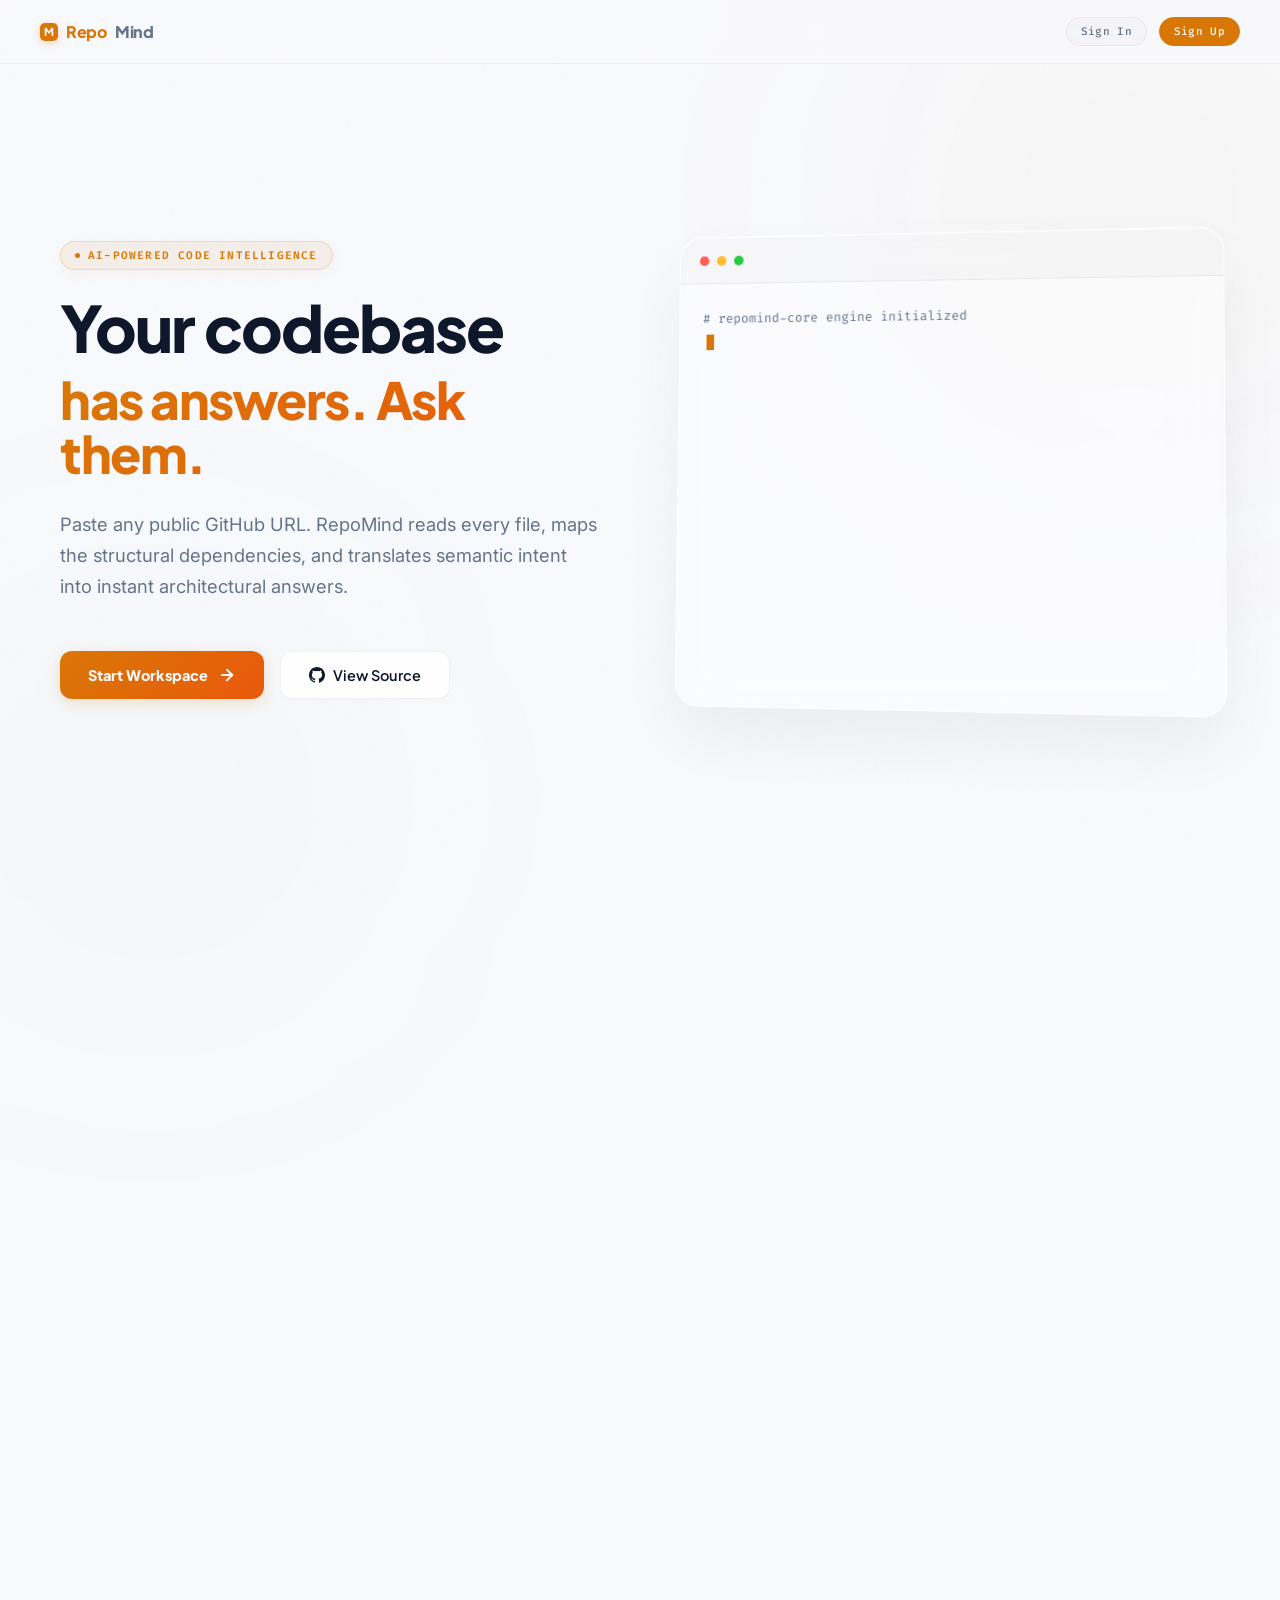
<file: frontend/index.html>
<!DOCTYPE html>
<html lang="en">
<head>
  <meta charset="UTF-8" />
  <meta name="viewport" content="width=device-width, initial-scale=1.0" />
  <title>RepoMind — Codebase AI Workspace</title>
  <link rel="preconnect" href="https://fonts.googleapis.com" />
  <link rel="preconnect" href="https://fonts.gstatic.com" crossorigin />
  <link href="https://fonts.googleapis.com/css2?family=Plus+Jakarta+Sans:wght@500;600;700;800&family=Inter:wght@400;500;600&family=Fira+Code:wght@400;500&display=swap" rel="stylesheet" />
  <link rel="stylesheet" href="./static_files/index.css">
</head>
<body>

<div class="blob blob-1"></div>
<div class="blob blob-2"></div>
<div class="blob blob-3"></div>

<header>
  <a href="index.html" class="logo">
    <div class="logo-icon">M</div>
    Repo<span>Mind</span>
  </a>
  <div class="nav-pills" id="authNav"></div>
</header>

<section class="hero">
  <div class="hero-content">
    <div class="eyebrow"><span class="eyebrow-dot"></span> AI-Powered Code Intelligence</div>
    <h1 class="headline">Your codebase</h1>
    <div class="headline-sub">has answers. Ask them.</div>
    <p class="tagline">Paste any public GitHub URL. RepoMind reads every file, maps the structural dependencies, and translates semantic intent into instant architectural answers.</p>

    <div class="hero-actions">
      <a href="analyze.html" class="btn-gradient">
        Start Workspace
        <svg width="18" height="18" viewBox="0 0 24 24" fill="none" stroke="currentColor" stroke-width="2.5" stroke-linecap="round" stroke-linejoin="round">
          <line x1="5" y1="12" x2="19" y2="12"></line>
          <polyline points="12 5 19 12 12 19"></polyline>
        </svg>
      </a>
      <a href="https://github.com/Gyan-Ranjan-01/RepoMind" target="_blank" class="btn-outline">
        <svg width="16" height="16" viewBox="0 0 24 24" fill="currentColor">
          <path d="M12 0C5.37 0 0 5.37 0 12c0 5.3 3.438 9.8 8.205 11.385.6.113.82-.258.82-.577 0-.285-.01-1.04-.015-2.04-3.338.724-4.042-1.61-4.042-1.61C4.422 18.07 3.633 17.7 3.633 17.7c-1.087-.744.084-.729.084-.729 1.205.084 1.838 1.236 1.838 1.236 1.07 1.835 2.809 1.305 3.495.998.108-.776.417-1.305.76-1.605-2.665-.3-5.466-1.332-5.466-5.93 0-1.31.465-2.38 1.235-3.22-.135-.303-.54-1.523.105-3.176 0 0 1.005-.322 3.3 1.23.96-.267 1.98-.399 3-.405 1.02.006 2.04.138 3 .405 2.28-1.552 3.285-1.23 3.285-1.23.645 1.653.24 2.873.12 3.176.765.84 1.23 1.91 1.23 3.22 0 4.61-2.805 5.625-5.475 5.92.42.36.81 1.096.81 2.22 0 1.606-.015 2.896-.015 3.286 0 .315.21.69.825.57C20.565 21.795 24 17.295 24 12c0-6.63-5.37-12-12-12"/>
        </svg>
        View Source
      </a>
    </div>
  </div>

  <div class="hero-visual">
    <div class="glass-terminal">
      <div class="term-header">
        <div class="term-dot" style="background:#ff5f56"></div>
        <div class="term-dot" style="background:#ffbd2e"></div>
        <div class="term-dot" style="background:#27c93f"></div>
      </div>
      <div class="term-body" id="heroTerminalBody">
        <span class="typing-cursor"></span>
      </div>
    </div>
  </div>
</section>

<div class="stack-banner">
  <div class="stack-title">Engineered with modern infrastructure</div>
  <div class="stack-logos">
    <div class="stack-item"><span>🚀</span> FastAPI</div>
    <div class="stack-item"><span>⚛️</span> React / MERN</div>
    <div class="stack-item"><span>🎯</span> Qdrant Vectors</div>
    <div class="stack-item"><span>⚡</span> Groq Llama</div>
    <div class="stack-item"><span>✨</span> Google Gemini</div>
  </div>
</div>

<section class="bento-section">
  <div class="section-header">
    <h2 class="section-title">Deep code understanding.</h2>
    <p class="section-desc">RepoMind builds an Abstract Syntax Tree mapping of your logic, not just text matching. It understands how your full-stack app connects.</p>
  </div>
  
  <div class="bento-grid">
    <div class="bento-card bento-large">
      <div class="bento-icon">🏛️</div>
      <h3 class="bento-title">Architecture Mapping</h3>
      <p class="bento-text">Extract high-level design maps, structural layers, API schemas, and execution flow instantly. See how your routes interact with database models without reading a single file manually.</p>
    </div>
    <div class="bento-card">
      <div class="bento-icon">🔍</div>
      <h3 class="bento-title">Semantic Search</h3>
      <p class="bento-text">Query by logic or intent using natural language. Stop Ctrl+F-ing for variable names and start searching for functionality.</p>
    </div>
    <div class="bento-card">
      <div class="bento-icon">🔗</div>
      <h3 class="bento-title">Dependency Tracing</h3>
      <p class="bento-text">Map internal imports and third-party package linkages across complex monorepos automatically.</p>
    </div>
    <div class="bento-card bento-large">
      <div class="bento-icon">🛡️</div>
      <h3 class="bento-title">Security & Refactoring Audits</h3>
      <p class="bento-text">Instantly scan configuration settings, flag exposed secrets, and spot vulnerabilities or obsolete coding practices hidden deep in legacy files or utility functions.</p>
    </div>
  </div>
</section>

<section class="workflow">
  <div class="section-header" style="margin-bottom: 48px;">
    <h2 class="section-title">The Ingestion Pipeline</h2>
  </div>
  
  <div class="step-container">
    <div class="step">
      <div class="step-num">1</div>
      <div class="step-content">
        <h3 class="step-title">Paste URL & Clone</h3>
        <p class="step-desc">Enter any public GitHub repository. RepoMind instantly pulls the raw files, ignoring boilerplate and build artifacts, focusing purely on logic.</p>
      </div>
    </div>
    <div class="step">
      <div class="step-num">2</div>
      <div class="step-content">
        <h3 class="step-title">Chunking & Vectorization</h3>
        <p class="step-desc">The code is parsed into ~600-token chunks preserving function bounds, embedded using Gemini neural engines, and indexed into Qdrant.</p>
      </div>
    </div>
    <div class="step">
      <div class="step-num">3</div>
      <div class="step-content">
        <h3 class="step-title">Interactive Workspace</h3>
        <p class="step-desc">Enter the Dossier console. Ask questions and get cited responses referencing exact files and code blocks mapped across the network.</p>
      </div>
    </div>
  </div>
</section>

<section class="cta-section">
  <div class="cta-card">
    <h2>Ready to master any codebase?</h2>
    <p>Drop a GitHub URL and start asking. No setup, no complex API key configs needed. Just pure semantic intelligence.</p>
    <a href="analyze.html" class="btn-gradient" style="padding: 16px 36px; font-size: 16px;">
      Initialize Workspace
    </a>
  </div>
</section>

<footer>
  <div class="footer-logo">Repo<span>Mind</span></div>
  <div class="footer-links">
    <a href="privacy.html" style="color: inherit; text-decoration: none; transition: color 0.15s;" onmouseover="this.style.color='var(--amber)'" onmouseout="this.style.color='inherit'">Privacy Policy</a>
    <a href="terms.html" style="color: inherit; text-decoration: none; transition: color 0.15s;" onmouseover="this.style.color='var(--amber)'" onmouseout="this.style.color='inherit'">Terms of Service</a>
    <a href="https://github.com/Gyan-Ranjan-01" target="_blank" style="color: inherit; text-decoration: none; transition: color 0.15s;" onmouseover="this.style.color='var(--amber)'" onmouseout="this.style.color='inherit'">GitHub</a>
  </div>
</footer>

<script src="./static_files/index.js"></script>

</body>
</html>
</file>
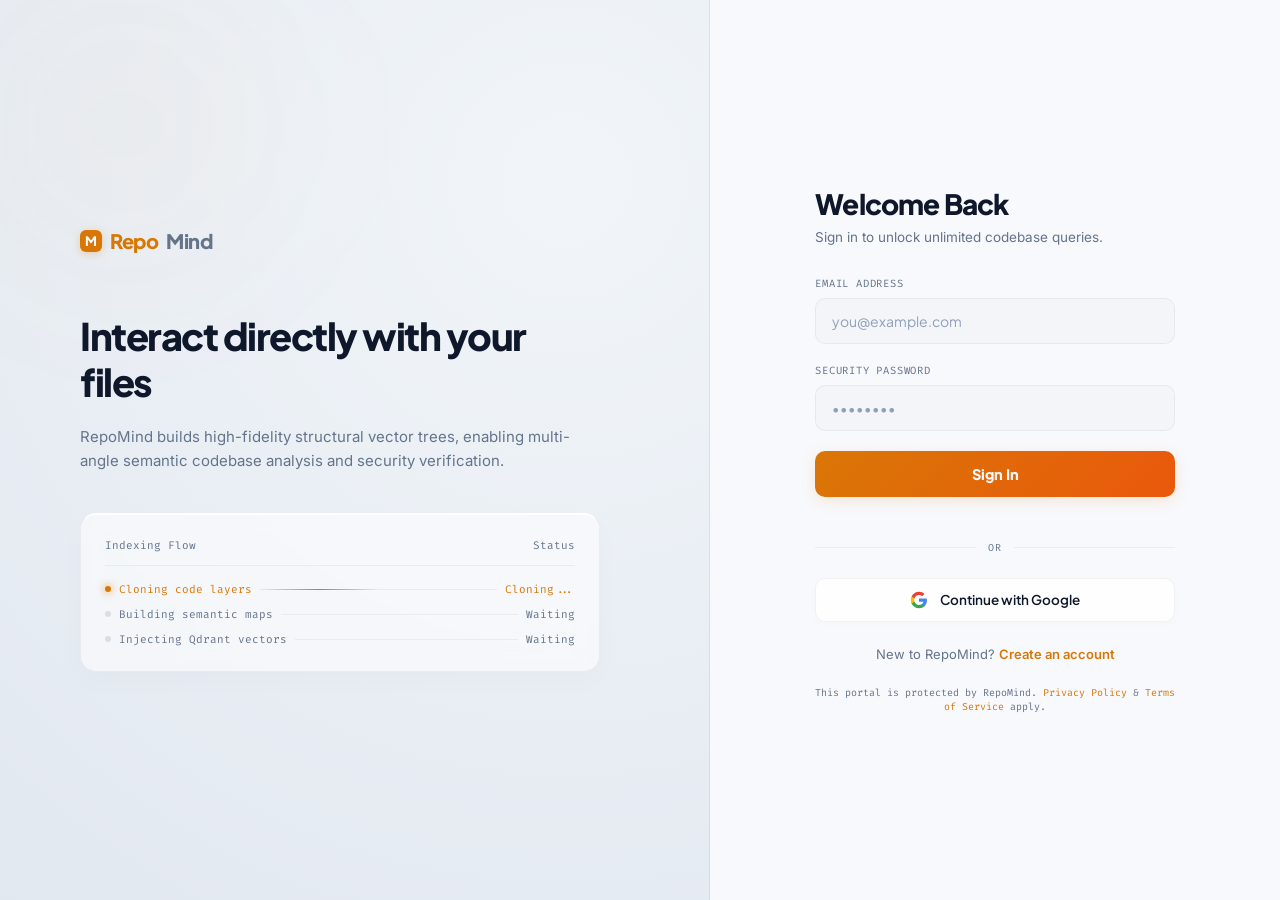
<file: frontend/login.html>
<!DOCTYPE html>
<html lang="en">
<head>
  <meta charset="UTF-8" />
  <meta name="viewport" content="width=device-width, initial-scale=1.0" />
  <title>RepoMind — Sign In</title>
  <link rel="preconnect" href="https://fonts.googleapis.com" />
  <link rel="preconnect" href="https://fonts.gstatic.com" crossorigin />
  <link href="https://fonts.googleapis.com/css2?family=Plus+Jakarta+Sans:wght@500;600;700;800&family=Inter:wght@400;500;600&family=Fira+Code:wght@400;500&display=swap" rel="stylesheet" />
  <link rel="stylesheet" href="./static_files/login.css">
</head>
<body>

<div class="auth-container">
  <!-- Showcase Left Panel -->
  <div class="auth-showcase">
    <div class="showcase-content">
      <a href="index.html" class="logo">
        <div class="logo-icon">M</div>
        Repo<span>Mind</span>
      </a>
      <h2 class="showcase-title">Interact directly with your files</h2>
      <p class="showcase-desc">RepoMind builds high-fidelity structural vector trees, enabling multi-angle semantic codebase analysis and security verification.</p>
      
      <!-- CSS Network mockup -->
      <div class="graph-mockup">
        <div class="graph-header">
          <span>Indexing Flow</span>
          <span>Status</span>
        </div>
        <div class="graph-nodes">
          <div class="graph-node done">
            <span class="node-dot"></span>
            <span>Cloning code layers</span>
            <div class="graph-line"></div>
            <span>✓</span>
          </div>
          <div class="graph-node active">
            <span class="node-dot"></span>
            <span>Building semantic maps</span>
            <div class="graph-line active"></div>
            <span>Scanning...</span>
          </div>
          <div class="graph-node">
            <span class="node-dot"></span>
            <span>Injecting Qdrant vectors</span>
            <div class="graph-line"></div>
            <span>Waiting</span>
          </div>
        </div>
      </div>
    </div>
  </div>

  <!-- Form Right Panel -->
  <div class="auth-form-panel">
    <div class="form-wrapper">
      <div class="form-header">
        <h1 class="form-title">Welcome Back</h1>
        <div class="form-sub">Sign in to unlock unlimited codebase queries.</div>
      </div>

      <div id="errorMsg" class="error-msg"></div>
      
      <form id="loginForm">
        <label class="input-label">Email Address</label>
        <div class="input-wrap">
          <input type="email" id="email" required placeholder="you@example.com" />
        </div>
        
        <label class="input-label">Security Password</label>
        <div class="input-wrap">
          <input type="password" id="password" required placeholder="••••••••" />
        </div>
        
        <button type="submit" class="btn-submit" id="submitBtn">Sign In</button>
      </form>

      <div class="divider"><span>OR</span></div>

      <a href="https://repomind-pxft.onrender.com/auth/google" class="btn-google">
        <svg width="18" height="18" viewBox="0 0 24 24" fill="none" xmlns="http://www.w3.org/2000/svg">
          <path d="M22.56 12.25c0-.78-.07-1.53-.2-2.25H12v4.26h5.92c-.26 1.37-1.04 2.53-2.21 3.31v2.77h3.57c2.08-1.92 3.28-4.74 3.28-8.09z" fill="#4285F4"/>
          <path d="M12 23c2.97 0 5.46-.98 7.28-2.66l-3.57-2.77c-.98.66-2.23 1.06-3.71 1.06-2.86 0-5.29-1.93-6.16-4.53H2.18v2.84C3.99 20.53 7.7 23 12 23z" fill="#34A853"/>
          <path d="M5.84 14.09c-.22-.66-.35-1.36-.35-2.09s.13-1.43.35-2.09V7.07H2.18C1.43 8.55 1 10.22 1 12s.43 3.45 1.18 4.93l2.85-2.22.81-.62z" fill="#FBBC05"/>
          <path d="M12 5.38c1.62 0 3.06.56 4.21 1.64l3.15-3.15C17.45 2.09 14.97 1 12 1 7.7 1 3.99 3.47 2.18 7.07l3.66 2.84c.87-2.6 3.3-4.53 6.16-4.53z" fill="#EA4335"/>
        </svg>
        Continue with Google
      </a>

      <div class="switch-link">
        New to RepoMind? <a href="signup.html">Create an account</a>
      </div>

      <div class="recaptcha-text">
        This portal is protected by RepoMind. <a href="privacy.html">Privacy Policy</a> & <a href="terms.html">Terms of Service</a> apply.
      </div>
    </div>
  </div>
</div>

<script src="./static_files/login.js"></script>
</body>
</html>
</file>
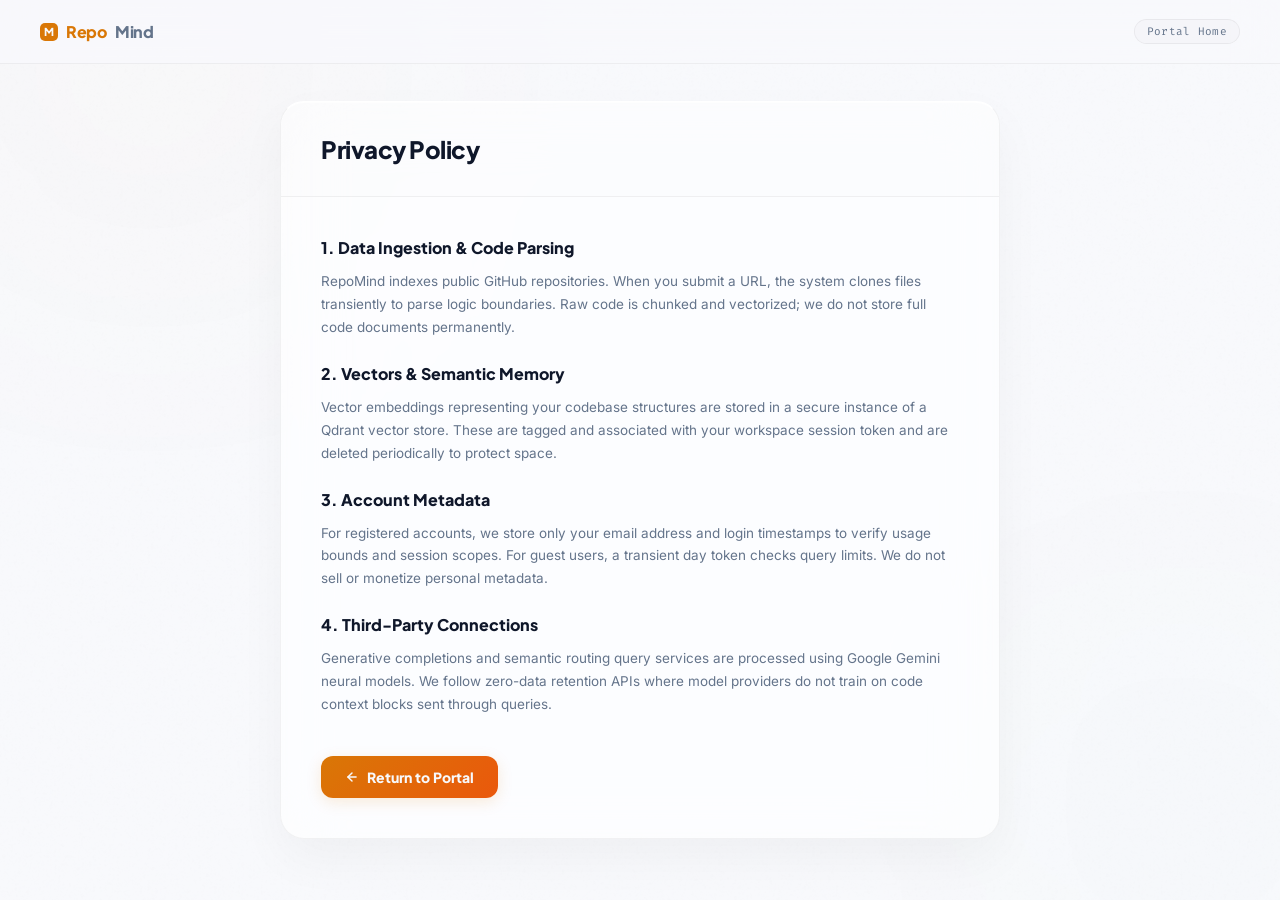
<file: frontend/privacy.html>
<!doctype html>
<html lang="en">
  <head>
    <meta charset="UTF-8" />
    <meta name="viewport" content="width=device-width, initial-scale=1.0" />
    <title>RepoMind — Privacy Policy</title>
    <link rel="preconnect" href="https://fonts.googleapis.com" />
    <link rel="preconnect" href="https://fonts.gstatic.com" crossorigin />
    <link
      href="https://fonts.googleapis.com/css2?family=Plus+Jakarta+Sans:wght@500;600;700;800&family=Inter:wght@400;500;600&family=Fira+Code:wght@400;500&display=swap"
      rel="stylesheet"
    />
    <link rel="stylesheet" href="./static_files/privacy.css">
  </head>
  <body>
    <div class="blob blob-1"></div>
    <div class="blob blob-2"></div>

    <header>
      <a href="index.html" class="logo">
        <div class="logo-icon">M</div>
        Repo<span>Mind</span>
      </a>
      <div class="nav-pills">
        <a href="index.html" class="npill">Portal Home</a>
      </div>
    </header>

    <main class="page">
      <div class="card">
        <div class="card-top">
          <h1 class="card-title">Privacy Policy</h1>
        </div>

        <div class="card-body">
          <h2 class="section-title">1. Data Ingestion & Code Parsing</h2>
          <p class="section-text">
            RepoMind indexes public GitHub repositories. When you submit a URL,
            the system clones files transiently to parse logic boundaries. Raw
            code is chunked and vectorized; we do not store full code documents
            permanently.
          </p>

          <h2 class="section-title">2. Vectors & Semantic Memory</h2>
          <p class="section-text">
            Vector embeddings representing your codebase structures are stored
            in a secure instance of a Qdrant vector store. These are tagged and
            associated with your workspace session token and are deleted
            periodically to protect space.
          </p>

          <h2 class="section-title">3. Account Metadata</h2>
          <p class="section-text">
            For registered accounts, we store only your email address and login
            timestamps to verify usage bounds and session scopes. For guest
            users, a transient day token checks query limits. We do not sell or
            monetize personal metadata.
          </p>

          <h2 class="section-title">4. Third-Party Connections</h2>
          <p class="section-text">
            Generative completions and semantic routing query services are
            processed using Google Gemini neural models. We follow zero-data
            retention APIs where model providers do not train on code context
            blocks sent through queries.
          </p>

          <a href="index.html" class="back-btn">
            <svg
              width="14"
              height="14"
              viewBox="0 0 24 24"
              fill="none"
              stroke="currentColor"
              stroke-width="2.5"
              stroke-linecap="round"
              stroke-linejoin="round"
            >
              <line x1="19" y1="12" x2="5" y2="12"></line>
              <polyline points="12 19 5 12 12 5"></polyline>
            </svg>
            Return to Portal
          </a>
        </div>
      </div>
    </main>
  </body>
</html>
</file>
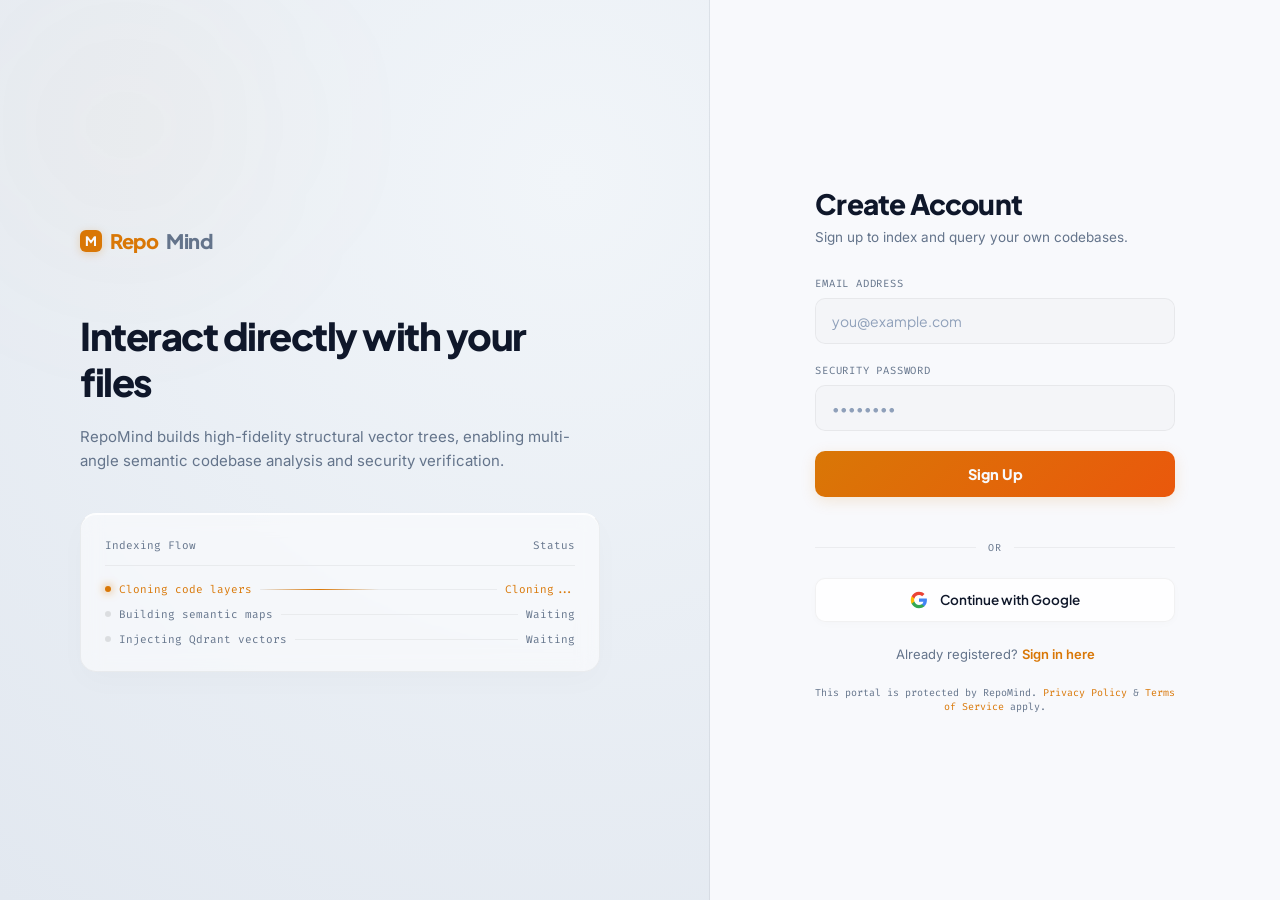
<file: frontend/signup.html>
<!DOCTYPE html>
<html lang="en">
<head>
  <meta charset="UTF-8" />
  <meta name="viewport" content="width=device-width, initial-scale=1.0" />
  <title>RepoMind — Sign Up</title>
  <link rel="preconnect" href="https://fonts.googleapis.com" />
  <link rel="preconnect" href="https://fonts.gstatic.com" crossorigin />
  <link href="https://fonts.googleapis.com/css2?family=Plus+Jakarta+Sans:wght@500;600;700;800&family=Inter:wght@400;500;600&family=Fira+Code:wght@400;500&display=swap" rel="stylesheet" />
  <link rel="stylesheet" href="./static_files/signup.css">
</head>
<body>

<div class="auth-container">
  <!-- Showcase Left Panel -->
  <div class="auth-showcase">
    <div class="showcase-content">
      <a href="index.html" class="logo">
        <div class="logo-icon">M</div>
        Repo<span>Mind</span>
      </a>
      <h2 class="showcase-title">Interact directly with your files</h2>
      <p class="showcase-desc">RepoMind builds high-fidelity structural vector trees, enabling multi-angle semantic codebase analysis and security verification.</p>
      
      <!-- CSS Network mockup -->
      <div class="graph-mockup">
        <div class="graph-header">
          <span>Indexing Flow</span>
          <span>Status</span>
        </div>
        <div class="graph-nodes">
          <div class="graph-node done">
            <span class="node-dot"></span>
            <span>Cloning code layers</span>
            <div class="graph-line"></div>
            <span>✓</span>
          </div>
          <div class="graph-node active">
            <span class="node-dot"></span>
            <span>Building semantic maps</span>
            <div class="graph-line active"></div>
            <span>Scanning...</span>
          </div>
          <div class="graph-node">
            <span class="node-dot"></span>
            <span>Injecting Qdrant vectors</span>
            <div class="graph-line"></div>
            <span>Waiting</span>
          </div>
        </div>
      </div>
    </div>
  </div>

  <!-- Form Right Panel -->
  <div class="auth-form-panel">
    <div class="form-wrapper">
      <div class="form-header">
        <h1 class="form-title">Create Account</h1>
        <div class="form-sub">Sign up to index and query your own codebases.</div>
      </div>

      <div id="errorMsg" class="error-msg"></div>
      
      <form id="signupForm">
        <label class="input-label">Email Address</label>
        <div class="input-wrap">
          <input type="email" id="email" required placeholder="you@example.com" />
        </div>
        
        <label class="input-label">Security Password</label>
        <div class="input-wrap">
          <input type="password" id="password" required placeholder="••••••••" minlength="6" />
        </div>
        
        <button type="submit" class="btn-submit" id="submitBtn">Sign Up</button>
      </form>

      <div class="divider"><span>OR</span></div>

      <a href="https://repomind-pxft.onrender.com/auth/google" class="btn-google">
        <svg width="18" height="18" viewBox="0 0 24 24" fill="none" xmlns="http://www.w3.org/2000/svg">
          <path d="M22.56 12.25c0-.78-.07-1.53-.2-2.25H12v4.26h5.92c-.26 1.37-1.04 2.53-2.21 3.31v2.77h3.57c2.08-1.92 3.28-4.74 3.28-8.09z" fill="#4285F4"/>
          <path d="M12 23c2.97 0 5.46-.98 7.28-2.66l-3.57-2.77c-.98.66-2.23 1.06-3.71 1.06-2.86 0-5.29-1.93-6.16-4.53H2.18v2.84C3.99 20.53 7.7 23 12 23z" fill="#34A853"/>
          <path d="M5.84 14.09c-.22-.66-.35-1.36-.35-2.09s.13-1.43.35-2.09V7.07H2.18C1.43 8.55 1 10.22 1 12s.43 3.45 1.18 4.93l2.85-2.22.81-.62z" fill="#FBBC05"/>
          <path d="M12 5.38c1.62 0 3.06.56 4.21 1.64l3.15-3.15C17.45 2.09 14.97 1 12 1 7.7 1 3.99 3.47 2.18 7.07l3.66 2.84c.87-2.6 3.3-4.53 6.16-4.53z" fill="#EA4335"/>
        </svg>
        Continue with Google
      </a>

      <div class="switch-link">
        Already registered? <a href="login.html">Sign in here</a>
      </div>

      <div class="recaptcha-text">
        This portal is protected by RepoMind. <a href="privacy.html">Privacy Policy</a> & <a href="terms.html">Terms of Service</a> apply.
      </div>
    </div>
  </div>
</div>

<script src="./static_files/signup.js"></script>
</body>
</html>
</file>
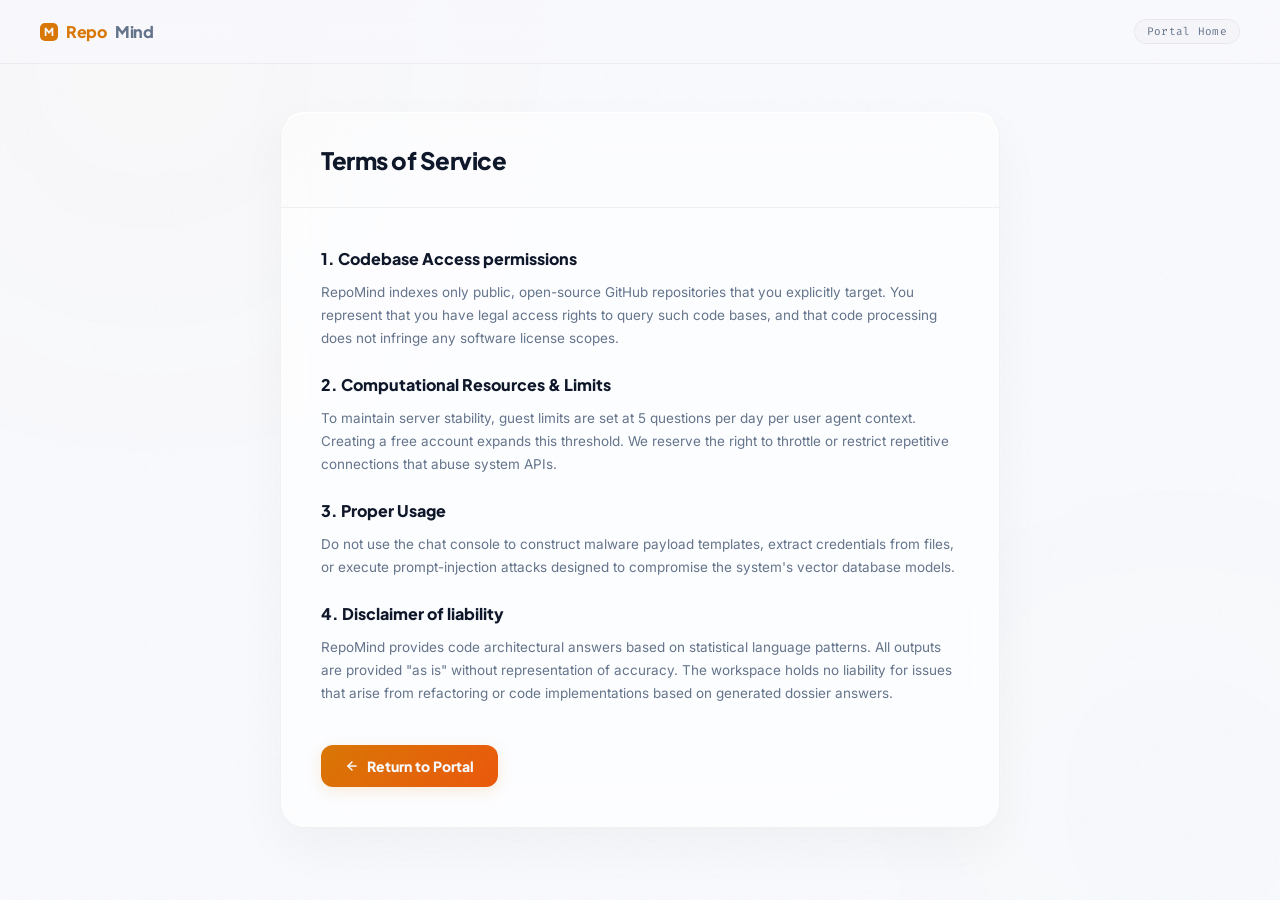
<file: frontend/terms.html>
<!doctype html>
<html lang="en">
  <head>
    <meta charset="UTF-8" />
    <meta name="viewport" content="width=device-width, initial-scale=1.0" />
    <title>RepoMind — Terms of Service</title>
    <link rel="preconnect" href="https://fonts.googleapis.com" />
    <link rel="preconnect" href="https://fonts.gstatic.com" crossorigin />
    <link
      href="https://fonts.googleapis.com/css2?family=Plus+Jakarta+Sans:wght@500;600;700;800&family=Inter:wght@400;500;600&family=Fira+Code:wght@400;500&display=swap"
      rel="stylesheet"
    />
    <link rel="stylesheet" href="./static_files/terms.css" />
  </head>
  <body>
    <div class="blob blob-1"></div>
    <div class="blob blob-2"></div>

    <header>
      <a href="index.html" class="logo">
        <div class="logo-icon">M</div>
        Repo<span>Mind</span>
      </a>
      <div class="nav-pills">
        <a href="index.html" class="npill">Portal Home</a>
      </div>
    </header>

    <main class="page">
      <div class="card">
        <div class="card-top">
          <h1 class="card-title">Terms of Service</h1>
        </div>

        <div class="card-body">
          <h2 class="section-title">1. Codebase Access permissions</h2>
          <p class="section-text">
            RepoMind indexes only public, open-source GitHub repositories that
            you explicitly target. You represent that you have legal access
            rights to query such code bases, and that code processing does not
            infringe any software license scopes.
          </p>

          <h2 class="section-title">2. Computational Resources & Limits</h2>
          <p class="section-text">
            To maintain server stability, guest limits are set at 5 questions
            per day per user agent context. Creating a free account expands this
            threshold. We reserve the right to throttle or restrict repetitive
            connections that abuse system APIs.
          </p>

          <h2 class="section-title">3. Proper Usage</h2>
          <p class="section-text">
            Do not use the chat console to construct malware payload templates,
            extract credentials from files, or execute prompt-injection attacks
            designed to compromise the system's vector database models.
          </p>

          <h2 class="section-title">4. Disclaimer of liability</h2>
          <p class="section-text">
            RepoMind provides code architectural answers based on statistical
            language patterns. All outputs are provided "as is" without
            representation of accuracy. The workspace holds no liability for
            issues that arise from refactoring or code implementations based on
            generated dossier answers.
          </p>

          <a href="index.html" class="back-btn">
            <svg
              width="14"
              height="14"
              viewBox="0 0 24 24"
              fill="none"
              stroke="currentColor"
              stroke-width="2.5"
              stroke-linecap="round"
              stroke-linejoin="round"
            >
              <line x1="19" y1="12" x2="5" y2="12"></line>
              <polyline points="12 19 5 12 12 5"></polyline>
            </svg>
            Return to Portal
          </a>
        </div>
      </div>
    </main>
  </body>
</html>
</file>
<file: frontend/static_files/index.css>
/* ── Day Theme Design Tokens ── */
*,
*::before,
*::after {
  box-sizing: border-box;
  margin: 0;
  padding: 0;
}

:root {
  --bg: #f8f9fc;
  --surface: rgba(255, 255, 255, 0.65);
  --surface2: rgba(255, 255, 255, 0.85);
  --border: rgba(0, 0, 0, 0.05);
  --border-light: rgba(255, 255, 255, 0.85);
  --amber: #d97706;
  --amber-dim: rgba(217, 119, 6, 0.08);
  --amber-glow: rgba(217, 119, 6, 0.15);
  --green: #059669;
  --red: #dc2626;
  --text: #0f172a;
  --muted: #64748b;

  --mono: "Fira Code", monospace;
  --sans: "Plus Jakarta Sans", sans-serif;
  --body-font: "Inter", sans-serif;
}

html,
body {
  height: 100%;
  background: var(--bg);
  color: var(--text);
  font-family: var(--body-font);
  -webkit-font-smoothing: antialiased;
  overflow-x: hidden;
  scroll-behavior: smooth;
}

/* ── Noise grain overlay ── */
body::before {
  content: "";
  position: fixed;
  inset: 0;
  z-index: 0;
  pointer-events: none;
  background-image: url("data:image/svg+xml,%3Csvg viewBox='0 0 256 256' xmlns='http://www.w3.org/2000/svg'%3E%3Cfilter id='noise'%3E%3CfeTurbulence type='fractalNoise' baseFrequency='0.9' numOctaves='4' stitchTiles='stitch'/%3E%3C/filter%3E%3Crect width='100%25' height='100%25' filter='url(%23noise)' opacity='0.03'/%3E%3C/svg%3E");
  opacity: 0.5;
}

/* ── Glow blobs ── */
.blob {
  position: fixed;
  border-radius: 50%;
  filter: blur(140px);
  pointer-events: none;
  z-index: 0;
}
.blob-1 {
  width: 600px;
  height: 600px;
  background: radial-gradient(
    circle,
    rgba(217, 119, 6, 0.06) 0%,
    transparent 70%
  );
  top: -100px;
  right: -150px;
}
.blob-2 {
  width: 500px;
  height: 500px;
  background: radial-gradient(
    circle,
    rgba(5, 150, 105, 0.05) 0%,
    transparent 70%
  );
  bottom: -150px;
  left: -100px;
}
.blob-3 {
  width: 400px;
  height: 400px;
  background: radial-gradient(circle, rgba(2ea580c, 0.04) 0%, transparent 70%);
  top: 40%;
  left: 30%;
}

/* ── Header ── */
header {
  position: fixed;
  top: 0;
  left: 0;
  right: 0;
  z-index: 100;
  display: flex;
  align-items: center;
  justify-content: space-between;
  padding: 0 40px;
  height: 64px;
  border-bottom: 1px solid var(--border);
  background: rgba(248, 249, 252, 0.75);
  backdrop-filter: blur(20px);
  -webkit-backdrop-filter: blur(20px);
}
.logo {
  font-family: var(--sans);
  font-size: 16px;
  font-weight: 800;
  color: var(--amber);
  letter-spacing: -0.3px;
  display: flex;
  align-items: center;
  gap: 8px;
  text-decoration: none;
}
.logo span {
  color: var(--muted);
}
.logo-icon {
  width: 18px;
  height: 18px;
  border-radius: 5px;
  background: var(--amber);
  display: flex;
  align-items: center;
  justify-content: center;
  color: #f8f9fc;
  font-weight: 800;
  font-size: 11px;
  box-shadow: 0 2px 8px rgba(217, 119, 6, 0.3);
}
.nav-pills {
  display: flex;
  gap: 12px;
  align-items: center;
}
.npill {
  font-family: var(--mono);
  font-size: 11px;
  color: var(--muted);
  background: rgba(0, 0, 0, 0.015);
  border: 1px solid var(--border);
  padding: 6px 14px;
  border-radius: 20px;
  letter-spacing: 0.3px;
  transition: all 0.2s cubic-bezier(0.4, 0, 0.2, 1);
  cursor: pointer;
  text-decoration: none;
  font-weight: 500;
}
.npill:hover {
  color: var(--text);
  border-color: var(--amber);
  background: var(--amber-dim);
  transform: translateY(-1px);
  box-shadow: 0 2px 8px rgba(217, 119, 6, 0.08);
}
.npill:active {
  transform: translateY(0);
}

/* ── Common Typography & Components ── */
.eyebrow {
  display: inline-flex;
  align-items: center;
  gap: 8px;
  font-family: var(--mono);
  font-size: 11px;
  color: var(--amber);
  letter-spacing: 1.2px;
  text-transform: uppercase;
  background: var(--amber-dim);
  border: 1px solid rgba(217, 119, 6, 0.2);
  padding: 6px 14px;
  border-radius: 20px;
  margin-bottom: 24px;
  font-weight: 600;
  box-shadow: 0 4px 12px rgba(217, 119, 6, 0.05);
  transition: transform 0.2s ease;
}
.eyebrow:hover {
  transform: scale(1.02);
}
.eyebrow-dot {
  width: 5px;
  height: 5px;
  border-radius: 50%;
  background: var(--amber);
  animation: pulse 1.4s ease-in-out infinite;
}
@keyframes pulse {
  0%,
  100% {
    opacity: 1;
  }
  50% {
    opacity: 0.3;
  }
}

.btn-gradient {
  display: inline-flex;
  align-items: center;
  justify-content: center;
  gap: 10px;
  background: linear-gradient(135deg, var(--amber) 0%, #ea580c 100%);
  color: #f8f9fc;
  border: none;
  border-radius: 12px;
  font-family: var(--sans);
  font-size: 14.5px;
  font-weight: 800;
  padding: 14px 28px;
  cursor: pointer;
  transition: all 0.2s cubic-bezier(0.16, 1, 0.3, 1);
  box-shadow: 0 4px 15px rgba(217, 119, 6, 0.2);
  text-decoration: none;
}
.btn-gradient:hover {
  transform: translateY(-2px);
  box-shadow: 0 8px 25px rgba(217, 119, 6, 0.3);
}
.btn-gradient:active {
  transform: scale(0.97);
}

.btn-outline {
  display: inline-flex;
  align-items: center;
  justify-content: center;
  gap: 8px;
  background: var(--surface2);
  color: var(--text);
  border: 1px solid var(--border);
  border-radius: 12px;
  font-family: var(--sans);
  font-size: 14.5px;
  font-weight: 600;
  padding: 14px 28px;
  cursor: pointer;
  transition: all 0.2s cubic-bezier(0.16, 1, 0.3, 1);
  text-decoration: none;
  box-shadow: 0 2px 10px rgba(0, 0, 0, 0.02);
}
.btn-outline:hover {
  background: #fff;
  border-color: rgba(217, 119, 6, 0.2);
  box-shadow: 0 4px 15px rgba(217, 119, 6, 0.05);
  transform: translateY(-2px);
}
.btn-outline:active {
  transform: scale(0.97);
}

/* ── Split Hero Section ── */
.hero {
  position: relative;
  z-index: 10;
  min-height: 100vh;
  display: grid;
  grid-template-columns: 1fr 1fr;
  align-items: center;
  gap: 60px;
  padding: 120px 60px 80px;
  max-width: 1400px;
  margin: 0 auto;
}
.hero-content {
  display: flex;
  flex-direction: column;
  align-items: flex-start;
}

.headline {
  font-family: var(--sans);
  font-size: clamp(3rem, 5vw, 4.5rem);
  font-weight: 800;
  line-height: 1.05;
  letter-spacing: -2px;
  margin-bottom: 12px;
  color: var(--text);
}
.headline-sub {
  font-family: var(--sans);
  font-size: clamp(2.5rem, 4vw, 3.8rem);
  font-weight: 800;
  line-height: 1.05;
  letter-spacing: -1.5px;
  color: transparent;
  background: linear-gradient(135deg, var(--amber) 0%, #ea580c 100%);
  -webkit-background-clip: text;
  background-clip: text;
  margin-bottom: 28px;
}
.tagline {
  font-size: clamp(1rem, 1.5vw, 1.15rem);
  color: var(--muted);
  font-weight: 400;
  line-height: 1.7;
  margin-bottom: 48px;
  max-width: 540px;
}
.hero-actions {
  display: flex;
  gap: 16px;
  flex-wrap: wrap;
}

/* Animated Terminal Visual in Hero */
.hero-visual {
  position: relative;
  w-width: 100%;
  height: 480px;
  perspective: 1000px;
}
.glass-terminal {
  width: 100%;
  height: 100%;
  background: rgba(255, 255, 255, 0.4);
  backdrop-filter: blur(24px) saturate(180%);
  -webkit-backdrop-filter: blur(24px);
  border: 1px solid rgba(255, 255, 255, 0.6);
  border-radius: 24px;
  box-shadow:
    0 30px 60px rgba(0, 0, 0, 0.05),
    inset 0 1px 0 rgba(255, 255, 255, 0.9);
  display: flex;
  flex-direction: column;
  overflow: hidden;
  transform: rotateY(-5deg) rotateX(2deg);
  transition: transform 0.5s ease;
  animation: float 6s ease-in-out infinite;
}
.glass-terminal:hover {
  transform: rotateY(0deg) rotateX(0deg);
}
@keyframes float {
  0%,
  100% {
    transform: translateY(0) rotateY(-5deg) rotateX(2deg);
  }
  50% {
    transform: translateY(-15px) rotateY(-3deg) rotateX(1deg);
  }
}

.term-header {
  height: 48px;
  background: rgba(0, 0, 0, 0.02);
  border-bottom: 1px solid var(--border);
  display: flex;
  align-items: center;
  padding: 0 20px;
  gap: 8px;
}
.term-dot {
  width: 10px;
  height: 10px;
  border-radius: 50%;
}
.term-body {
  padding: 24px;
  font-family: var(--mono);
  font-size: 13px;
  color: var(--text);
  line-height: 1.8;
}
.code-comment {
  color: var(--muted);
}
.code-keyword {
  color: var(--amber);
  font-weight: 600;
}
.code-string {
  color: var(--green);
}
.code-func {
  color: #0284c7;
}
.typing-cursor {
  display: inline-block;
  width: 8px;
  height: 16px;
  background: var(--amber);
  vertical-align: middle;
  animation: blink 1s step-end infinite;
  margin-left: 4px;
}
@keyframes blink {
  50% {
    opacity: 0;
  }
}

/* ── Tech Stack Banner ── */
.stack-banner {
  position: relative;
  z-index: 10;
  border-top: 1px solid var(--border);
  border-bottom: 1px solid var(--border);
  background: rgba(255, 255, 255, 0.3);
  padding: 32px 0;
  display: flex;
  flex-direction: column;
  align-items: center;
}
.stack-title {
  font-family: var(--mono);
  font-size: 10px;
  color: var(--muted);
  text-transform: uppercase;
  letter-spacing: 2px;
  margin-bottom: 20px;
}
.stack-logos {
  display: flex;
  gap: 40px;
  align-items: center;
  opacity: 0.6;
  filter: grayscale(100%);
  transition: all 0.3s;
  flex-wrap: wrap;
  justify-content: center;
}
.stack-logos:hover {
  opacity: 1;
  filter: grayscale(0%);
}
.stack-item {
  font-family: var(--sans);
  font-size: 14px;
  font-weight: 700;
  color: var(--text);
  display: flex;
  align-items: center;
  gap: 8px;
}

/* ── Bento Box Features ── */
.bento-section {
  position: relative;
  z-index: 10;
  padding: 120px 40px;
  max-width: 1200px;
  margin: 0 auto;
}
.section-header {
  text-align: center;
  margin-bottom: 64px;
}
.section-title {
  font-family: var(--sans);
  font-size: clamp(2rem, 3.5vw, 2.8rem);
  font-weight: 800;
  letter-spacing: -1px;
  color: var(--text);
  margin-bottom: 16px;
}
.section-desc {
  font-size: 15px;
  color: var(--muted);
  max-width: 600px;
  margin: 0 auto;
  line-height: 1.6;
}

.bento-grid {
  display: grid;
  grid-template-columns: repeat(3, 1fr);
  grid-auto-rows: 260px;
  gap: 20px;
}
.bento-card {
  background: var(--surface);
  backdrop-filter: blur(20px);
  border: 1px solid var(--border);
  border-top-color: rgba(255, 255, 255, 0.9);
  border-radius: 24px;
  padding: 32px;
  display: flex;
  flex-direction: column;
  justify-content: flex-end;
  position: relative;
  overflow: hidden;
  transition:
    transform 0.3s,
    box-shadow 0.3s,
    border-color 0.3s;
  box-shadow: 0 10px 30px rgba(0, 0, 0, 0.02);
}
.bento-card:hover {
  transform: translateY(-4px);
  box-shadow: 0 20px 40px rgba(217, 119, 6, 0.06);
  border-color: rgba(217, 119, 6, 0.2);
}
.bento-card::before {
  content: "";
  position: absolute;
  top: 0;
  left: 0;
  right: 0;
  height: 100px;
  background: linear-gradient(
    180deg,
    rgba(217, 119, 6, 0.05) 0%,
    transparent 100%
  );
  opacity: 0;
  transition: opacity 0.3s;
}
.bento-card:hover::before {
  opacity: 1;
}

.bento-icon {
  position: absolute;
  top: 32px;
  left: 32px;
  width: 48px;
  height: 48px;
  border-radius: 12px;
  background: #fff;
  border: 1px solid var(--border);
  display: flex;
  align-items: center;
  justify-content: center;
  font-size: 20px;
  box-shadow: 0 4px 12px rgba(0, 0, 0, 0.03);
  color: var(--amber);
}
.bento-title {
  font-family: var(--sans);
  font-size: 18px;
  font-weight: 800;
  color: var(--text);
  margin-bottom: 8px;
}
.bento-text {
  font-size: 13.5px;
  color: var(--muted);
  line-height: 1.6;
}

.bento-large {
  grid-column: span 2;
}

/* ── How it Works Workflow ── */
.workflow {
  position: relative;
  z-index: 10;
  padding: 80px 40px;
  max-width: 1000px;
  margin: 0 auto;
  background: linear-gradient(
    180deg,
    transparent,
    rgba(255, 255, 255, 0.4) 50%,
    transparent
  );
}
.step-container {
  display: flex;
  flex-direction: column;
  gap: 24px;
  position: relative;
}
.step-container::before {
  content: "";
  position: absolute;
  left: 32px;
  top: 10px;
  bottom: 10px;
  width: 2px;
  background: var(--border);
}
.step {
  display: flex;
  gap: 32px;
  align-items: flex-start;
  position: relative;
}
.step-num {
  width: 64px;
  height: 64px;
  border-radius: 16px;
  background: #fff;
  border: 1px solid var(--border);
  display: flex;
  align-items: center;
  justify-content: center;
  font-family: var(--mono);
  font-size: 18px;
  font-weight: 700;
  color: var(--amber);
  box-shadow: 0 8px 20px rgba(217, 119, 6, 0.05);
  z-index: 2;
  flex-shrink: 0;
}
.step-content {
  background: var(--surface2);
  padding: 32px;
  border-radius: 20px;
  border: 1px solid var(--border);
  flex: 1;
  box-shadow: 0 4px 15px rgba(0, 0, 0, 0.02);
}
.step-title {
  font-family: var(--sans);
  font-size: 18px;
  font-weight: 800;
  color: var(--text);
  margin-bottom: 8px;
}
.step-desc {
  font-size: 14px;
  color: var(--muted);
  line-height: 1.6;
}

/* ── Massive CTA ── */
.cta-section {
  position: relative;
  z-index: 10;
  padding: 120px 40px;
  text-align: center;
}
.cta-card {
  max-width: 800px;
  margin: 0 auto;
  background: rgba(255, 255, 255, 0.7);
  backdrop-filter: blur(30px) saturate(200%);
  border: 1px solid rgba(255, 255, 255, 0.8);
  border-radius: 32px;
  padding: 80px 40px;
  box-shadow:
    0 40px 100px rgba(217, 119, 6, 0.08),
    inset 0 2px 0 rgba(255, 255, 255, 1);
}
.cta-card h2 {
  font-family: var(--sans);
  font-size: clamp(2.2rem, 4vw, 3rem);
  font-weight: 800;
  letter-spacing: -1px;
  margin-bottom: 24px;
  color: var(--text);
}
.cta-card p {
  font-size: 16px;
  color: var(--muted);
  margin-bottom: 40px;
  max-width: 500px;
  margin-left: auto;
  margin-right: auto;
}

/* ── Footer ── */
footer {
  position: relative;
  z-index: 10;
  border-top: 1px solid var(--border);
  padding: 32px 60px;
  display: flex;
  align-items: center;
  justify-content: space-between;
  background: rgba(255, 255, 255, 0.4);
}
.footer-logo {
  font-family: var(--sans);
  font-size: 14px;
  font-weight: 800;
  color: var(--muted);
}
.footer-logo span {
  color: var(--amber);
}
.footer-links {
  display: flex;
  gap: 24px;
  font-family: var(--mono);
  font-size: 11px;
  color: var(--muted);
}

@media (max-width: 1024px) {
  .hero {
    grid-template-columns: 1fr;
    padding-top: 140px;
    text-align: center;
    gap: 40px;
  }
  .hero-content {
    align-items: center;
  }
  .tagline {
    margin: 0 auto 40px;
  }
  .hero-visual {
    height: 350px;
  }
  .bento-grid {
    grid-template-columns: 1fr 1fr;
  }
  .bento-large {
    grid-column: span 2;
  }
}
@media (max-width: 768px) {
  header {
    padding: 0 16px;
  }
  .logo {
    font-size: 15px;
  }
  .nav-pills .npill:not(:last-child) {
    display: none;
  } /* Hide all but auth button on mobile */
  .hero {
    padding: 100px 16px 40px;
    gap: 24px;
  }
  .hero-visual {
    display: none;
  }
  .tagline {
    margin-bottom: 32px;
  }
  .bento-section {
    padding: 60px 16px;
  }
  .bento-grid {
    grid-template-columns: 1fr;
    gap: 16px;
  }
  .bento-large {
    grid-column: span 1;
  }
  .bento-card {
    padding: 24px;
  }
  .workflow {
    padding: 60px 16px;
  }
  .step {
    flex-direction: column;
    gap: 16px;
  }
  .step-container::before {
    left: 32px;
  }
  .step-content {
    padding: 24px;
  }
  .cta-section {
    padding: 60px 16px;
  }
  .cta-card {
    padding: 40px 20px;
  }
  footer {
    flex-direction: column;
    gap: 16px;
    text-align: center;
    padding: 32px 20px;
  }
}
</file>
<file: frontend/static_files/login.css>
/* ── Day Theme Design Tokens ── */
*,
*::before,
*::after {
  box-sizing: border-box;
  margin: 0;
  padding: 0;
}

:root {
  --bg: #f8f9fc;
  --surface: rgba(255, 255, 255, 0.65);
  --surface2: rgba(255, 255, 255, 0.85);
  --border: rgba(0, 0, 0, 0.05);
  --border-light: rgba(255, 255, 255, 0.85);
  --amber: #d97706;
  --amber-dim: rgba(217, 119, 6, 0.08);
  --amber-glow: rgba(217, 119, 6, 0.15);
  --green: #059669;
  --red: #dc2626;
  --text: #0f172a;
  --muted: #64748b;

  --mono: "Fira Code", monospace;
  --sans: "Plus Jakarta Sans", sans-serif;
  --body-font: "Inter", sans-serif;
}

html,
body {
  height: 100%;
  background: var(--bg);
  color: var(--text);
  font-family: var(--body-font);
  -webkit-font-smoothing: antialiased;
  overflow: hidden;
}

/* ── Noise grain overlay ── */
body::before {
  content: "";
  position: fixed;
  inset: 0;
  z-index: 0;
  pointer-events: none;
  background-image: url("data:image/svg+xml,%3Csvg viewBox='0 0 256 256' xmlns='http://www.w3.org/2000/svg'%3E%3Cfilter id='noise'%3E%3CfeTurbulence type='fractalNoise' baseFrequency='0.9' numOctaves='4' stitchTiles='stitch'/%3E%3C/filter%3E%3Crect width='100%25' height='100%25' filter='url(%23noise)' opacity='0.03'/%3E%3C/svg%3E");
  opacity: 0.5;
}

/* ── Split Layout ── */
.auth-container {
  display: flex;
  min-height: 100vh;
  position: relative;
  z-index: 1;
}

/* Left panel: Showcase (hidden on mobile) */
.auth-showcase {
  flex: 1.1;
  background: radial-gradient(circle at 80% 20%, #f1f5f9 0%, #e2e8f0 100%);
  border-right: 1px solid var(--border);
  display: flex;
  flex-direction: column;
  justify-content: center;
  padding: 60px 80px;
  position: relative;
  overflow: hidden;
}
.auth-showcase::before {
  content: "";
  position: absolute;
  width: 450px;
  height: 450px;
  background: radial-gradient(
    circle,
    rgba(217, 119, 6, 0.04) 0%,
    transparent 70%
  );
  top: -100px;
  left: -100px;
  filter: blur(80px);
}

.showcase-content {
  position: relative;
  z-index: 5;
  max-width: 520px;
  animation: showcaseFade 0.8s cubic-bezier(0.16, 1, 0.3, 1) both;
}
@keyframes showcaseFade {
  from {
    opacity: 0;
    transform: translateY(20px);
  }
  to {
    opacity: 1;
    transform: translateY(0);
  }
}

.logo {
  font-family: var(--sans);
  font-size: 20px;
  font-weight: 800;
  color: var(--amber);
  letter-spacing: -0.5px;
  display: flex;
  align-items: center;
  gap: 8px;
  text-decoration: none;
  margin-bottom: 60px;
  transition: transform 0.25s cubic-bezier(0.34, 1.56, 0.64, 1);
}
.logo:hover {
  transform: scale(1.03);
}
.logo span {
  color: var(--muted);
}
.logo-icon {
  width: 22px;
  height: 22px;
  border-radius: 6px;
  background: var(--amber);
  display: flex;
  align-items: center;
  justify-content: center;
  color: #f8f9fc;
  font-weight: 800;
  font-size: 13px;
  box-shadow: 0 2px 8px rgba(217, 119, 6, 0.25);
}

.showcase-title {
  font-family: var(--sans);
  font-size: 38px;
  font-weight: 800;
  line-height: 1.2;
  letter-spacing: -1.5px;
  margin-bottom: 20px;
  color: var(--text);
}
.showcase-desc {
  color: var(--muted);
  font-size: 15px;
  line-height: 1.6;
  margin-bottom: 40px;
}

/* RAG Pipeline Status Mockup */
.graph-mockup {
  background: rgba(255, 255, 255, 0.55);
  border: 1px solid var(--border);
  border-top-color: var(--border-light);
  border-radius: 16px;
  padding: 24px;
  font-family: var(--mono);
  font-size: 11px;
  position: relative;
  box-shadow:
    0 10px 30px rgba(0, 0, 0, 0.02),
    inset 0 1px 0 rgba(255, 255, 255, 0.85);
  backdrop-filter: blur(10px);
}
.graph-header {
  display: flex;
  justify-content: space-between;
  border-bottom: 1px solid var(--border);
  padding-bottom: 12px;
  margin-bottom: 16px;
  color: var(--muted);
}
.graph-nodes {
  display: flex;
  flex-direction: column;
  gap: 10px;
}
.graph-node {
  display: flex;
  align-items: center;
  gap: 8px;
  color: var(--muted);
  transition: color 0.3s ease;
}
.graph-node.active {
  color: var(--amber);
}
.graph-node.active .node-dot {
  background: var(--amber);
  box-shadow: 0 0 10px var(--amber);
}
.graph-node.done {
  color: var(--green);
}
.graph-node.done .node-dot {
  background: var(--green);
}
.node-dot {
  width: 6px;
  height: 6px;
  border-radius: 50%;
  background: rgba(0, 0, 0, 0.1);
  transition: all 0.3s ease;
}
.graph-line {
  height: 1px;
  flex: 1;
  background: var(--border);
  position: relative;
}
.graph-line.active::after {
  content: "";
  position: absolute;
  top: 0;
  left: 0;
  height: 100%;
  width: 50%;
  background: linear-gradient(90deg, transparent, var(--amber), transparent);
  animation: scan 1.6s linear infinite;
}
@keyframes scan {
  0% {
    left: 0%;
  }
  100% {
    left: 100%;
  }
}

/* Right panel: Login form */
.auth-form-panel {
  flex: 0.9;
  display: flex;
  flex-direction: column;
  justify-content: center;
  padding: 60px;
  background: var(--bg);
  position: relative;
  z-index: 5;
  animation: formFade 0.8s cubic-bezier(0.16, 1, 0.3, 1) both;
}
@keyframes formFade {
  from {
    opacity: 0;
    transform: translateX(30px);
  }
  to {
    opacity: 1;
    transform: translateX(0);
  }
}
.form-wrapper {
  width: 100%;
  max-width: 360px;
  margin: 0 auto;
}

.form-header {
  margin-bottom: 32px;
}
.form-title {
  font-family: var(--sans);
  font-size: 28px;
  font-weight: 800;
  letter-spacing: -0.8px;
  margin-bottom: 8px;
  color: var(--text);
}
.form-sub {
  font-size: 13.5px;
  color: var(--muted);
}

.input-label {
  font-family: var(--mono);
  font-size: 10.5px;
  color: var(--muted);
  text-transform: uppercase;
  letter-spacing: 0.8px;
  margin-bottom: 8px;
  display: block;
}

.input-wrap {
  background: rgba(0, 0, 0, 0.015);
  border: 1px solid var(--border);
  border-radius: 10px;
  padding: 12px 16px;
  margin-bottom: 20px;
  transition:
    border-color 0.25s,
    background-color 0.25s,
    box-shadow 0.25s,
    transform 0.2s ease;
}
.input-wrap:focus-within {
  border-color: var(--amber);
  background-color: #fff;
  box-shadow:
    0 0 0 3px rgba(217, 119, 6, 0.12),
    0 2px 4px rgba(0, 0, 0, 0.02);
  transform: translateY(-1px);
}
.input-wrap input {
  width: 100%;
  background: none;
  border: none;
  outline: none;
  color: var(--text);
  font-family: var(--sans);
  font-size: 14px;
}
.input-wrap input::placeholder {
  color: #8fa0ba;
}

.btn-submit {
  width: 100%;
  background: linear-gradient(135deg, var(--amber) 0%, #ea580c 100%);
  color: #f8f9fc;
  border: none;
  border-radius: 10px;
  font-family: var(--sans);
  font-size: 14.5px;
  font-weight: 800;
  padding: 14px;
  cursor: pointer;
  transition:
    transform 0.1s,
    box-shadow 0.25s,
    opacity 0.2s;
  margin-bottom: 20px;
  box-shadow: 0 4px 15px rgba(217, 119, 6, 0.15);
}
.btn-submit:hover {
  opacity: 0.95;
  box-shadow: 0 6px 20px rgba(217, 119, 6, 0.25);
}
.btn-submit:active {
  transform: scale(0.98);
}
.btn-submit:disabled {
  opacity: 0.4;
  cursor: not-allowed;
  transform: none;
  box-shadow: none;
}

.divider {
  display: flex;
  align-items: center;
  text-align: center;
  margin: 24px 0;
  color: var(--muted);
  font-size: 10px;
  font-family: var(--mono);
  letter-spacing: 1px;
}
.divider::before,
.divider::after {
  content: "";
  flex: 1;
  border-bottom: 1px solid var(--border);
}
.divider span {
  padding: 0 12px;
}

.btn-google {
  width: 100%;
  display: flex;
  align-items: center;
  justify-content: center;
  gap: 12px;
  background: var(--surface2);
  color: var(--text);
  border: 1px solid var(--border);
  border-radius: 10px;
  font-family: var(--sans);
  font-size: 13.5px;
  font-weight: 600;
  padding: 12px;
  cursor: pointer;
  transition:
    background 0.2s,
    border-color 0.2s,
    transform 0.2s,
    box-shadow 0.2s;
  text-decoration: none;
  margin-bottom: 24px;
  box-shadow: 0 2px 8px rgba(0, 0, 0, 0.02);
}
.btn-google:hover {
  background: #fff;
  border-color: rgba(217, 119, 6, 0.2);
  box-shadow: 0 4px 12px rgba(217, 119, 6, 0.05);
  transform: translateY(-1px);
}
.btn-google:active {
  transform: scale(0.98);
}

.error-msg {
  color: var(--red);
  font-size: 12px;
  margin-bottom: 18px;
  text-align: center;
  display: none;
  font-family: var(--mono);
  background: rgba(220, 38, 38, 0.04);
  border: 1px solid rgba(220, 38, 38, 0.1);
  padding: 10px;
  border-radius: 8px;
}

.switch-link {
  text-align: center;
  font-size: 13px;
  color: var(--muted);
}
.switch-link a {
  color: var(--amber);
  text-decoration: none;
  font-weight: 600;
  transition: color 0.15s;
}
.switch-link a:hover {
  text-decoration: underline;
  color: #ea580c;
}

.recaptcha-text {
  font-size: 10px;
  color: var(--muted);
  text-align: center;
  margin-top: 24px;
  font-family: var(--mono);
  line-height: 1.45;
}
.recaptcha-text a {
  color: var(--amber);
  text-decoration: none;
}

/* Mobile details */
@media (max-width: 960px) {
  .auth-showcase {
    display: none;
  }
  .auth-form-panel {
    flex: 1;
    padding: 40px 24px;
  }
}
</file>
<file: frontend/static_files/privacy.css>
/* ── Day Theme Design Tokens ── */
*,
*::before,
*::after {
  box-sizing: border-box;
  margin: 0;
  padding: 0;
}

:root {
  --bg: #f8f9fc;
  --surface: rgba(255, 255, 255, 0.65);
  --surface2: rgba(255, 255, 255, 0.85);
  --border: rgba(0, 0, 0, 0.05);
  --border-light: rgba(255, 255, 255, 0.85);
  --amber: #d97706;
  --amber-dim: rgba(217, 119, 6, 0.08);
  --amber-glow: rgba(217, 119, 6, 0.15);
  --green: #059669;
  --text: #0f172a;
  --muted: #64748b;

  --mono: "Fira Code", monospace;
  --sans: "Plus Jakarta Sans", sans-serif;
  --body-font: "Inter", sans-serif;
}

html,
body {
  height: 100%;
  background: var(--bg);
  color: var(--text);
  font-family: var(--body-font);
  -webkit-font-smoothing: antialiased;
  overflow-x: hidden;
}

body::before {
  content: "";
  position: fixed;
  inset: 0;
  z-index: 0;
  pointer-events: none;
  background-image: url("data:image/svg+xml,%3Csvg viewBox='0 0 256 256' xmlns='http://www.w3.org/2000/svg'%3E%3Cfilter id='noise'%3E%3CfeTurbulence type='fractalNoise' baseFrequency='0.9' numOctaves='4' stitchTiles='stitch'/%3E%3C/filter%3E%3Crect width='100%25' height='100%25' filter='url(%23noise)' opacity='0.03'/%3E%3C/svg%3E");
  opacity: 0.5;
}

.blob {
  position: fixed;
  border-radius: 50%;
  filter: blur(140px);
  pointer-events: none;
  z-index: 0;
}
.blob-1 {
  width: 500px;
  height: 500px;
  background: radial-gradient(
    circle,
    rgba(217, 119, 6, 0.05) 0%,
    transparent 70%
  );
  top: -180px;
  left: -100px;
}
.blob-2 {
  width: 400px;
  height: 400px;
  background: radial-gradient(
    circle,
    rgba(5, 150, 105, 0.04) 0%,
    transparent 70%
  );
  bottom: -100px;
  right: -100px;
}

header {
  position: fixed;
  top: 0;
  left: 0;
  right: 0;
  z-index: 100;
  display: flex;
  align-items: center;
  justify-content: space-between;
  padding: 0 40px;
  height: 64px;
  border-bottom: 1px solid var(--border);
  background: rgba(248, 249, 252, 0.75);
  backdrop-filter: blur(20px);
  -webkit-backdrop-filter: blur(20px);
}
.logo {
  font-family: var(--sans);
  font-size: 16px;
  font-weight: 800;
  color: var(--amber);
  letter-spacing: -0.3px;
  display: flex;
  align-items: center;
  gap: 8px;
  text-decoration: none;
}
.logo span {
  color: var(--muted);
}
.logo-icon {
  width: 18px;
  height: 18px;
  border-radius: 5px;
  background: var(--amber);
  display: flex;
  align-items: center;
  justify-content: center;
  color: #f8f9fc;
  font-weight: 800;
  font-size: 11px;
}
.nav-pills {
  display: flex;
  gap: 8px;
}
.npill {
  font-family: var(--mono);
  font-size: 11px;
  color: var(--muted);
  background: rgba(0, 0, 0, 0.015);
  border: 1px solid var(--border);
  padding: 4px 12px;
  border-radius: 20px;
  letter-spacing: 0.3px;
  transition: all 0.2s cubic-bezier(0.4, 0, 0.2, 1);
  cursor: pointer;
  text-decoration: none;
}
.npill:hover {
  color: var(--text);
  border-color: var(--amber);
  background: var(--amber-dim);
  transform: translateY(-1px);
}

.page {
  position: relative;
  z-index: 10;
  min-height: 100vh;
  display: flex;
  align-items: center;
  justify-content: center;
  padding: 100px 24px 60px;
}

.card {
  width: 100%;
  max-width: 720px;
  background: var(--surface);
  backdrop-filter: blur(30px) saturate(190%);
  -webkit-backdrop-filter: blur(30px) saturate(190%);
  border: 1px solid var(--border);
  border-top-color: var(--border-light);
  border-radius: 24px;
  overflow: hidden;
  box-shadow:
    0 20px 50px rgba(0, 0, 0, 0.04),
    inset 0 1px 0 rgba(255, 255, 255, 0.85);
  animation: fadeUp 0.6s cubic-bezier(0.16, 1, 0.3, 1) both;
}

.card-top {
  padding: 32px 40px 24px;
  border-bottom: 1px solid var(--border);
  background: rgba(0, 0, 0, 0.005);
}
.card-title {
  font-family: var(--sans);
  font-size: 24px;
  font-weight: 800;
  letter-spacing: -0.5px;
  margin-bottom: 8px;
  color: var(--text);
}

.card-body {
  padding: 40px;
}

.section-title {
  font-family: var(--sans);
  font-size: 16px;
  font-weight: 800;
  color: var(--text);
  margin-bottom: 12px;
  margin-top: 24px;
}
.section-title:first-of-type {
  margin-top: 0;
}
.section-text {
  font-size: 13.5px;
  color: var(--muted);
  line-height: 1.7;
  margin-bottom: 16px;
}

.back-btn {
  display: inline-flex;
  align-items: center;
  gap: 8px;
  background: linear-gradient(135deg, var(--amber) 0%, #ea580c 100%);
  color: #f8f9fc;
  border: none;
  border-radius: 12px;
  font-family: var(--sans);
  font-size: 14px;
  font-weight: 800;
  padding: 12px 24px;
  cursor: pointer;
  text-decoration: none;
  transition: all 0.25s cubic-bezier(0.16, 1, 0.3, 1);
  box-shadow: 0 4px 15px rgba(217, 119, 6, 0.15);
  margin-top: 24px;
}
.back-btn:hover {
  opacity: 0.95;
  box-shadow: 0 6px 25px rgba(217, 119, 6, 0.25);
  transform: translateY(-2px);
}
.back-btn:active {
  transform: scale(0.98) translateY(0);
}

@keyframes fadeUp {
  from {
    opacity: 0;
    transform: translateY(20px);
  }
  to {
    opacity: 1;
    transform: translateY(0);
  }
}
</file>
<file: frontend/static_files/signup.css>
/* ── Day Theme Design Tokens ── */
*,
*::before,
*::after {
  box-sizing: border-box;
  margin: 0;
  padding: 0;
}

:root {
  --bg: #f8f9fc;
  --surface: rgba(255, 255, 255, 0.65);
  --surface2: rgba(255, 255, 255, 0.85);
  --border: rgba(0, 0, 0, 0.05);
  --border-light: rgba(255, 255, 255, 0.85);
  --amber: #d97706;
  --amber-dim: rgba(217, 119, 6, 0.08);
  --amber-glow: rgba(217, 119, 6, 0.15);
  --green: #059669;
  --red: #dc2626;
  --text: #0f172a;
  --muted: #64748b;

  --mono: "Fira Code", monospace;
  --sans: "Plus Jakarta Sans", sans-serif;
  --body-font: "Inter", sans-serif;
}

html,
body {
  height: 100%;
  background: var(--bg);
  color: var(--text);
  font-family: var(--body-font);
  -webkit-font-smoothing: antialiased;
  overflow: hidden;
}

/* ── Noise grain overlay ── */
body::before {
  content: "";
  position: fixed;
  inset: 0;
  z-index: 0;
  pointer-events: none;
  background-image: url("data:image/svg+xml,%3Csvg viewBox='0 0 256 256' xmlns='http://www.w3.org/2000/svg'%3E%3Cfilter id='noise'%3E%3CfeTurbulence type='fractalNoise' baseFrequency='0.9' numOctaves='4' stitchTiles='stitch'/%3E%3C/filter%3E%3Crect width='100%25' height='100%25' filter='url(%23noise)' opacity='0.03'/%3E%3C/svg%3E");
  opacity: 0.5;
}

/* ── Split Layout ── */
.auth-container {
  display: flex;
  min-height: 100vh;
  position: relative;
  z-index: 1;
}

/* Left panel: Showcase (hidden on mobile) */
.auth-showcase {
  flex: 1.1;
  background: radial-gradient(circle at 80% 20%, #f1f5f9 0%, #e2e8f0 100%);
  border-right: 1px solid var(--border);
  display: flex;
  flex-direction: column;
  justify-content: center;
  padding: 60px 80px;
  position: relative;
  overflow: hidden;
}
.auth-showcase::before {
  content: "";
  position: absolute;
  width: 450px;
  height: 450px;
  background: radial-gradient(
    circle,
    rgba(217, 119, 6, 0.04) 0%,
    transparent 70%
  );
  top: -100px;
  left: -100px;
  filter: blur(80px);
}

.showcase-content {
  position: relative;
  z-index: 5;
  max-width: 520px;
  animation: showcaseFade 0.8s cubic-bezier(0.16, 1, 0.3, 1) both;
}
@keyframes showcaseFade {
  from {
    opacity: 0;
    transform: translateY(20px);
  }
  to {
    opacity: 1;
    transform: translateY(0);
  }
}

.logo {
  font-family: var(--sans);
  font-size: 20px;
  font-weight: 800;
  color: var(--amber);
  letter-spacing: -0.5px;
  display: flex;
  align-items: center;
  gap: 8px;
  text-decoration: none;
  margin-bottom: 60px;
  transition: transform 0.25s cubic-bezier(0.34, 1.56, 0.64, 1);
}
.logo:hover {
  transform: scale(1.03);
}
.logo span {
  color: var(--muted);
}
.logo-icon {
  width: 22px;
  height: 22px;
  border-radius: 6px;
  background: var(--amber);
  display: flex;
  align-items: center;
  justify-content: center;
  color: #f8f9fc;
  font-weight: 800;
  font-size: 13px;
  box-shadow: 0 2px 8px rgba(217, 119, 6, 0.25);
}

.showcase-title {
  font-family: var(--sans);
  font-size: 38px;
  font-weight: 800;
  line-height: 1.2;
  letter-spacing: -1.5px;
  margin-bottom: 20px;
  color: var(--text);
}
.showcase-desc {
  color: var(--muted);
  font-size: 15px;
  line-height: 1.6;
  margin-bottom: 40px;
}

/* RAG Pipeline Status Mockup */
.graph-mockup {
  background: rgba(255, 255, 255, 0.55);
  border: 1px solid var(--border);
  border-top-color: var(--border-light);
  border-radius: 16px;
  padding: 24px;
  font-family: var(--mono);
  font-size: 11px;
  position: relative;
  box-shadow:
    0 10px 30px rgba(0, 0, 0, 0.02),
    inset 0 1px 0 rgba(255, 255, 255, 0.85);
  backdrop-filter: blur(10px);
}
.graph-header {
  display: flex;
  justify-content: space-between;
  border-bottom: 1px solid var(--border);
  padding-bottom: 12px;
  margin-bottom: 16px;
  color: var(--muted);
}
.graph-nodes {
  display: flex;
  flex-direction: column;
  gap: 10px;
}
.graph-node {
  display: flex;
  align-items: center;
  gap: 8px;
  color: var(--muted);
  transition: color 0.3s ease;
}
.graph-node.active {
  color: var(--amber);
}
.graph-node.active .node-dot {
  background: var(--amber);
  box-shadow: 0 0 10px var(--amber);
}
.graph-node.done {
  color: var(--green);
}
.graph-node.done .node-dot {
  background: var(--green);
}
.node-dot {
  width: 6px;
  height: 6px;
  border-radius: 50%;
  background: rgba(0, 0, 0, 0.1);
  transition: all 0.3s ease;
}
.graph-line {
  height: 1px;
  flex: 1;
  background: var(--border);
  position: relative;
}
.graph-line.active::after {
  content: "";
  position: absolute;
  top: 0;
  left: 0;
  height: 100%;
  width: 50%;
  background: linear-gradient(90deg, transparent, var(--amber), transparent);
  animation: scan 1.6s linear infinite;
}
@keyframes scan {
  0% {
    left: 0%;
  }
  100% {
    left: 100%;
  }
}

/* Right panel: Signup form */
.auth-form-panel {
  flex: 0.9;
  display: flex;
  flex-direction: column;
  justify-content: center;
  padding: 60px;
  background: var(--bg);
  position: relative;
  z-index: 5;
  animation: formFade 0.8s cubic-bezier(0.16, 1, 0.3, 1) both;
}
@keyframes formFade {
  from {
    opacity: 0;
    transform: translateX(30px);
  }
  to {
    opacity: 1;
    transform: translateX(0);
  }
}
.form-wrapper {
  width: 100%;
  max-width: 360px;
  margin: 0 auto;
}

.form-header {
  margin-bottom: 32px;
}
.form-title {
  font-family: var(--sans);
  font-size: 28px;
  font-weight: 800;
  letter-spacing: -0.8px;
  margin-bottom: 8px;
  color: var(--text);
}
.form-sub {
  font-size: 13.5px;
  color: var(--muted);
}

.input-label {
  font-family: var(--mono);
  font-size: 10.5px;
  color: var(--muted);
  text-transform: uppercase;
  letter-spacing: 0.8px;
  margin-bottom: 8px;
  display: block;
}

.input-wrap {
  background: rgba(0, 0, 0, 0.015);
  border: 1px solid var(--border);
  border-radius: 10px;
  padding: 12px 16px;
  margin-bottom: 20px;
  transition:
    border-color 0.25s,
    background-color 0.25s,
    box-shadow 0.25s,
    transform 0.2s ease;
}
.input-wrap:focus-within {
  border-color: var(--amber);
  background-color: #fff;
  box-shadow:
    0 0 0 3px rgba(217, 119, 6, 0.12),
    0 2px 4px rgba(0, 0, 0, 0.02);
  transform: translateY(-1px);
}
.input-wrap input {
  width: 100%;
  background: none;
  border: none;
  outline: none;
  color: var(--text);
  font-family: var(--sans);
  font-size: 14px;
}
.input-wrap input::placeholder {
  color: #8fa0ba;
}

.btn-submit {
  width: 100%;
  background: linear-gradient(135deg, var(--amber) 0%, #ea580c 100%);
  color: #f8f9fc;
  border: none;
  border-radius: 10px;
  font-family: var(--sans);
  font-size: 14.5px;
  font-weight: 800;
  padding: 14px;
  cursor: pointer;
  transition:
    transform 0.1s,
    box-shadow 0.25s,
    opacity 0.2s;
  margin-bottom: 20px;
  box-shadow: 0 4px 15px rgba(217, 119, 6, 0.15);
}
.btn-submit:hover {
  opacity: 0.95;
  box-shadow: 0 6px 20px rgba(217, 119, 6, 0.25);
}
.btn-submit:active {
  transform: scale(0.98);
}
.btn-submit:disabled {
  opacity: 0.4;
  cursor: not-allowed;
  transform: none;
  box-shadow: none;
}

.divider {
  display: flex;
  align-items: center;
  text-align: center;
  margin: 24px 0;
  color: var(--muted);
  font-size: 10px;
  font-family: var(--mono);
  letter-spacing: 1px;
}
.divider::before,
.divider::after {
  content: "";
  flex: 1;
  border-bottom: 1px solid var(--border);
}
.divider span {
  padding: 0 12px;
}

.btn-google {
  width: 100%;
  display: flex;
  align-items: center;
  justify-content: center;
  gap: 12px;
  background: var(--surface2);
  color: var(--text);
  border: 1px solid var(--border);
  border-radius: 10px;
  font-family: var(--sans);
  font-size: 13.5px;
  font-weight: 600;
  padding: 12px;
  cursor: pointer;
  transition:
    background 0.2s,
    border-color 0.2s,
    transform 0.2s,
    box-shadow 0.2s;
  text-decoration: none;
  margin-bottom: 24px;
  box-shadow: 0 2px 8px rgba(0, 0, 0, 0.02);
}
.btn-google:hover {
  background: #fff;
  border-color: rgba(217, 119, 6, 0.2);
  box-shadow: 0 4px 12px rgba(217, 119, 6, 0.05);
  transform: translateY(-1px);
}
.btn-google:active {
  transform: scale(0.98);
}

.error-msg {
  color: var(--red);
  font-size: 12px;
  margin-bottom: 18px;
  text-align: center;
  display: none;
  font-family: var(--mono);
  background: rgba(220, 38, 38, 0.04);
  border: 1px solid rgba(220, 38, 38, 0.1);
  padding: 10px;
  border-radius: 8px;
}

.switch-link {
  text-align: center;
  font-size: 13px;
  color: var(--muted);
}
.switch-link a {
  color: var(--amber);
  text-decoration: none;
  font-weight: 600;
  transition: color 0.15s;
}
.switch-link a:hover {
  text-decoration: underline;
  color: #ea580c;
}

.recaptcha-text {
  font-size: 10px;
  color: var(--muted);
  text-align: center;
  margin-top: 24px;
  font-family: var(--mono);
  line-height: 1.45;
}
.recaptcha-text a {
  color: var(--amber);
  text-decoration: none;
}

/* Mobile details */
@media (max-width: 960px) {
  .auth-showcase {
    display: none;
  }
  .auth-form-panel {
    flex: 1;
    padding: 40px 24px;
  }
}
</file>
<file: frontend/static_files/terms.css>
/* ── Day Theme Design Tokens ── */
*,
*::before,
*::after {
  box-sizing: border-box;
  margin: 0;
  padding: 0;
}

:root {
  --bg: #f8f9fc;
  --surface: rgba(255, 255, 255, 0.65);
  --surface2: rgba(255, 255, 255, 0.85);
  --border: rgba(0, 0, 0, 0.05);
  --border-light: rgba(255, 255, 255, 0.85);
  --amber: #d97706;
  --amber-dim: rgba(217, 119, 6, 0.08);
  --amber-glow: rgba(217, 119, 6, 0.15);
  --green: #059669;
  --text: #0f172a;
  --muted: #64748b;

  --mono: "Fira Code", monospace;
  --sans: "Plus Jakarta Sans", sans-serif;
  --body-font: "Inter", sans-serif;
}

html,
body {
  height: 100%;
  background: var(--bg);
  color: var(--text);
  font-family: var(--body-font);
  -webkit-font-smoothing: antialiased;
  overflow-x: hidden;
}

body::before {
  content: "";
  position: fixed;
  inset: 0;
  z-index: 0;
  pointer-events: none;
  background-image: url("data:image/svg+xml,%3Csvg viewBox='0 0 256 256' xmlns='http://www.w3.org/2000/svg'%3E%3Cfilter id='noise'%3E%3CfeTurbulence type='fractalNoise' baseFrequency='0.9' numOctaves='4' stitchTiles='stitch'/%3E%3C/filter%3E%3Crect width='100%25' height='100%25' filter='url(%23noise)' opacity='0.03'/%3E%3C/svg%3E");
  opacity: 0.5;
}

.blob {
  position: fixed;
  border-radius: 50%;
  filter: blur(140px);
  pointer-events: none;
  z-index: 0;
}
.blob-1 {
  width: 500px;
  height: 500px;
  background: radial-gradient(
    circle,
    rgba(217, 119, 6, 0.05) 0%,
    transparent 70%
  );
  top: -180px;
  left: -100px;
}
.blob-2 {
  width: 400px;
  height: 400px;
  background: radial-gradient(
    circle,
    rgba(5, 150, 105, 0.04) 0%,
    transparent 70%
  );
  bottom: -100px;
  right: -100px;
}

header {
  position: fixed;
  top: 0;
  left: 0;
  right: 0;
  z-index: 100;
  display: flex;
  align-items: center;
  justify-content: space-between;
  padding: 0 40px;
  height: 64px;
  border-bottom: 1px solid var(--border);
  background: rgba(248, 249, 252, 0.75);
  backdrop-filter: blur(20px);
  -webkit-backdrop-filter: blur(20px);
}
.logo {
  font-family: var(--sans);
  font-size: 16px;
  font-weight: 800;
  color: var(--amber);
  letter-spacing: -0.3px;
  display: flex;
  align-items: center;
  gap: 8px;
  text-decoration: none;
}
.logo span {
  color: var(--muted);
}
.logo-icon {
  width: 18px;
  height: 18px;
  border-radius: 5px;
  background: var(--amber);
  display: flex;
  align-items: center;
  justify-content: center;
  color: #f8f9fc;
  font-weight: 800;
  font-size: 11px;
}
.nav-pills {
  display: flex;
  gap: 8px;
}
.npill {
  font-family: var(--mono);
  font-size: 11px;
  color: var(--muted);
  background: rgba(0, 0, 0, 0.015);
  border: 1px solid var(--border);
  padding: 4px 12px;
  border-radius: 20px;
  letter-spacing: 0.3px;
  transition: all 0.2s cubic-bezier(0.4, 0, 0.2, 1);
  cursor: pointer;
  text-decoration: none;
}
.npill:hover {
  color: var(--text);
  border-color: var(--amber);
  background: var(--amber-dim);
  transform: translateY(-1px);
}

.page {
  position: relative;
  z-index: 10;
  min-height: 100vh;
  display: flex;
  align-items: center;
  justify-content: center;
  padding: 100px 24px 60px;
}

.card {
  width: 100%;
  max-width: 720px;
  background: var(--surface);
  backdrop-filter: blur(30px) saturate(190%);
  -webkit-backdrop-filter: blur(30px) saturate(190%);
  border: 1px solid var(--border);
  border-top-color: var(--border-light);
  border-radius: 24px;
  overflow: hidden;
  box-shadow:
    0 20px 50px rgba(0, 0, 0, 0.04),
    inset 0 1px 0 rgba(255, 255, 255, 0.85);
  animation: fadeUp 0.6s cubic-bezier(0.16, 1, 0.3, 1) both;
}

.card-top {
  padding: 32px 40px 24px;
  border-bottom: 1px solid var(--border);
  background: rgba(0, 0, 0, 0.005);
}
.card-title {
  font-family: var(--sans);
  font-size: 24px;
  font-weight: 800;
  letter-spacing: -0.5px;
  margin-bottom: 8px;
  color: var(--text);
}
.card-body {
  padding: 40px;
}

.section-title {
  font-family: var(--sans);
  font-size: 16px;
  font-weight: 800;
  color: var(--text);
  margin-bottom: 12px;
  margin-top: 24px;
}
.section-title:first-of-type {
  margin-top: 0;
}
.section-text {
  font-size: 13.5px;
  color: var(--muted);
  line-height: 1.7;
  margin-bottom: 16px;
}

.back-btn {
  display: inline-flex;
  align-items: center;
  gap: 8px;
  background: linear-gradient(135deg, var(--amber) 0%, #ea580c 100%);
  color: #f8f9fc;
  border: none;
  border-radius: 12px;
  font-family: var(--sans);
  font-size: 14px;
  font-weight: 800;
  padding: 12px 24px;
  cursor: pointer;
  text-decoration: none;
  transition: all 0.25s cubic-bezier(0.16, 1, 0.3, 1);
  box-shadow: 0 4px 15px rgba(217, 119, 6, 0.15);
  margin-top: 24px;
}
.back-btn:hover {
  opacity: 0.95;
  box-shadow: 0 6px 25px rgba(217, 119, 6, 0.25);
  transform: translateY(-2px);
}
.back-btn:active {
  transform: scale(0.98) translateY(0);
}

@keyframes fadeUp {
  from {
    opacity: 0;
    transform: translateY(20px);
  }
  to {
    opacity: 1;
    transform: translateY(0);
  }
}
</file>
